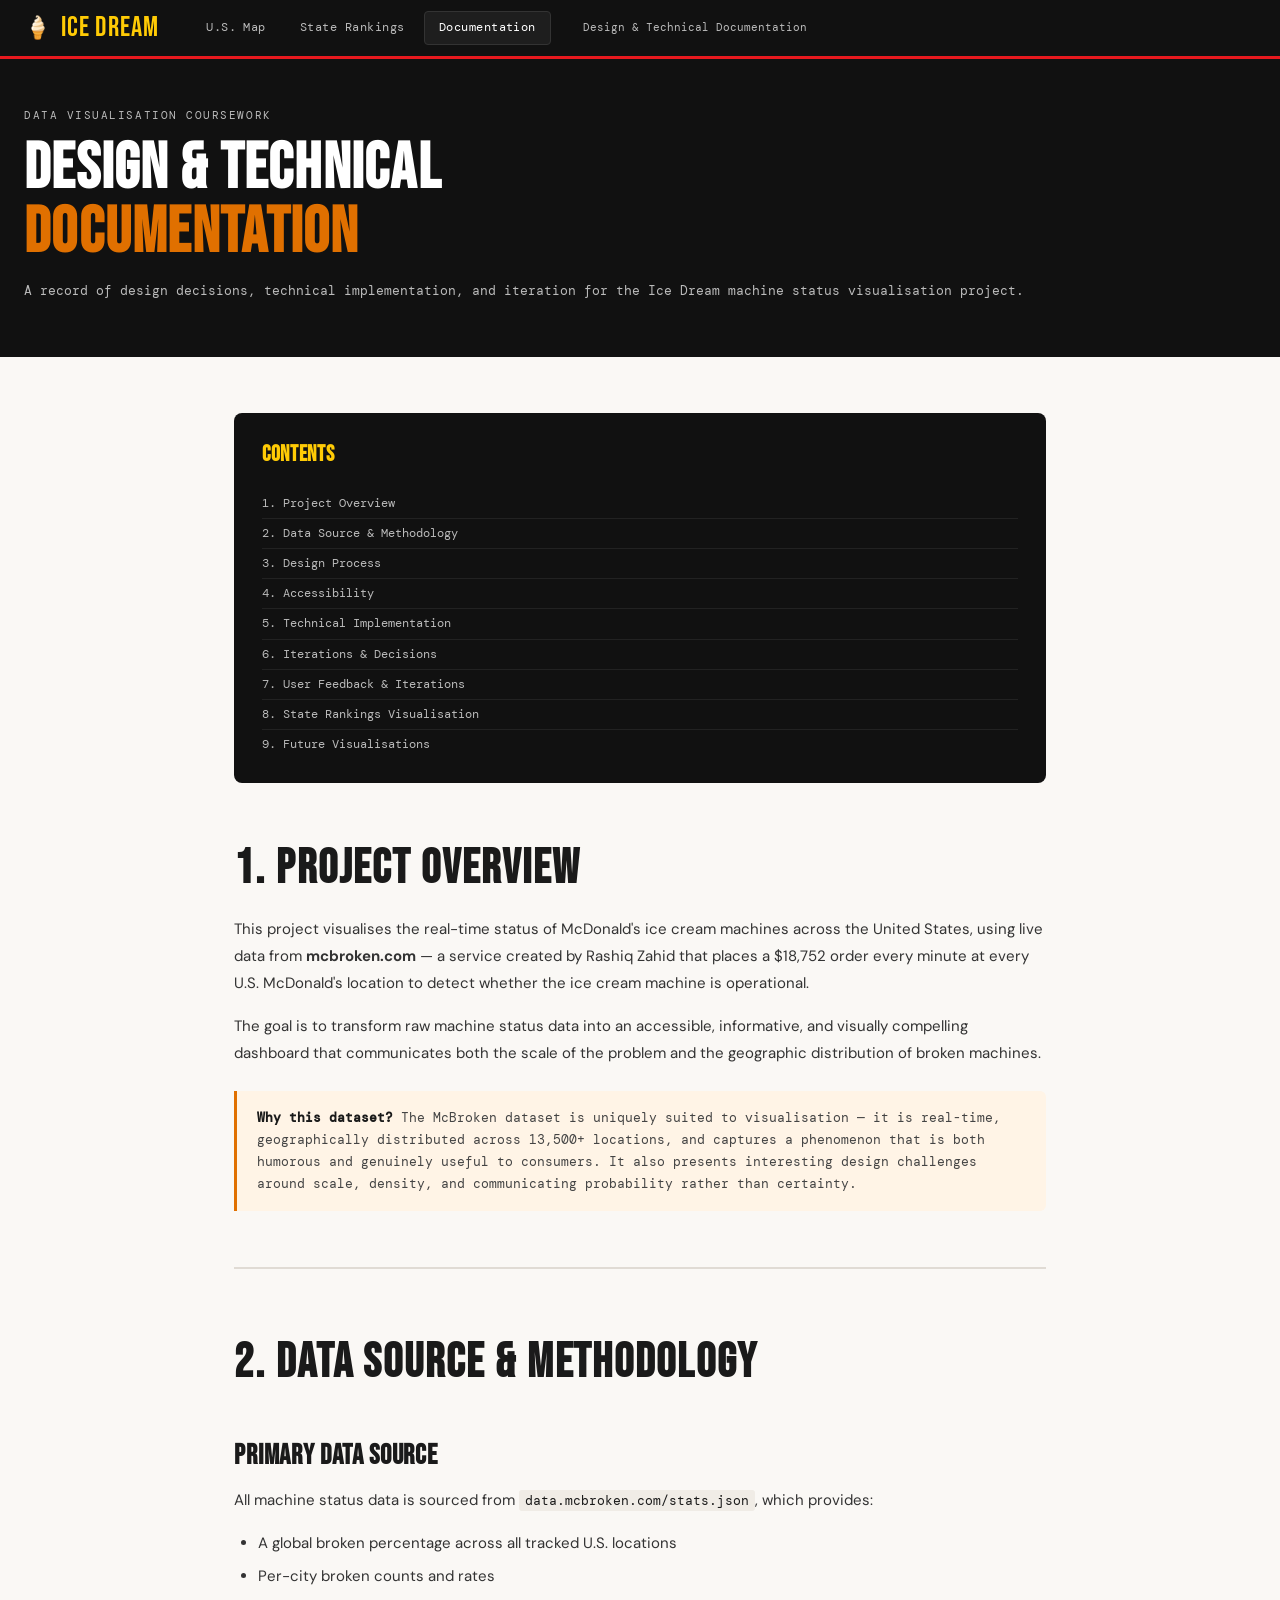
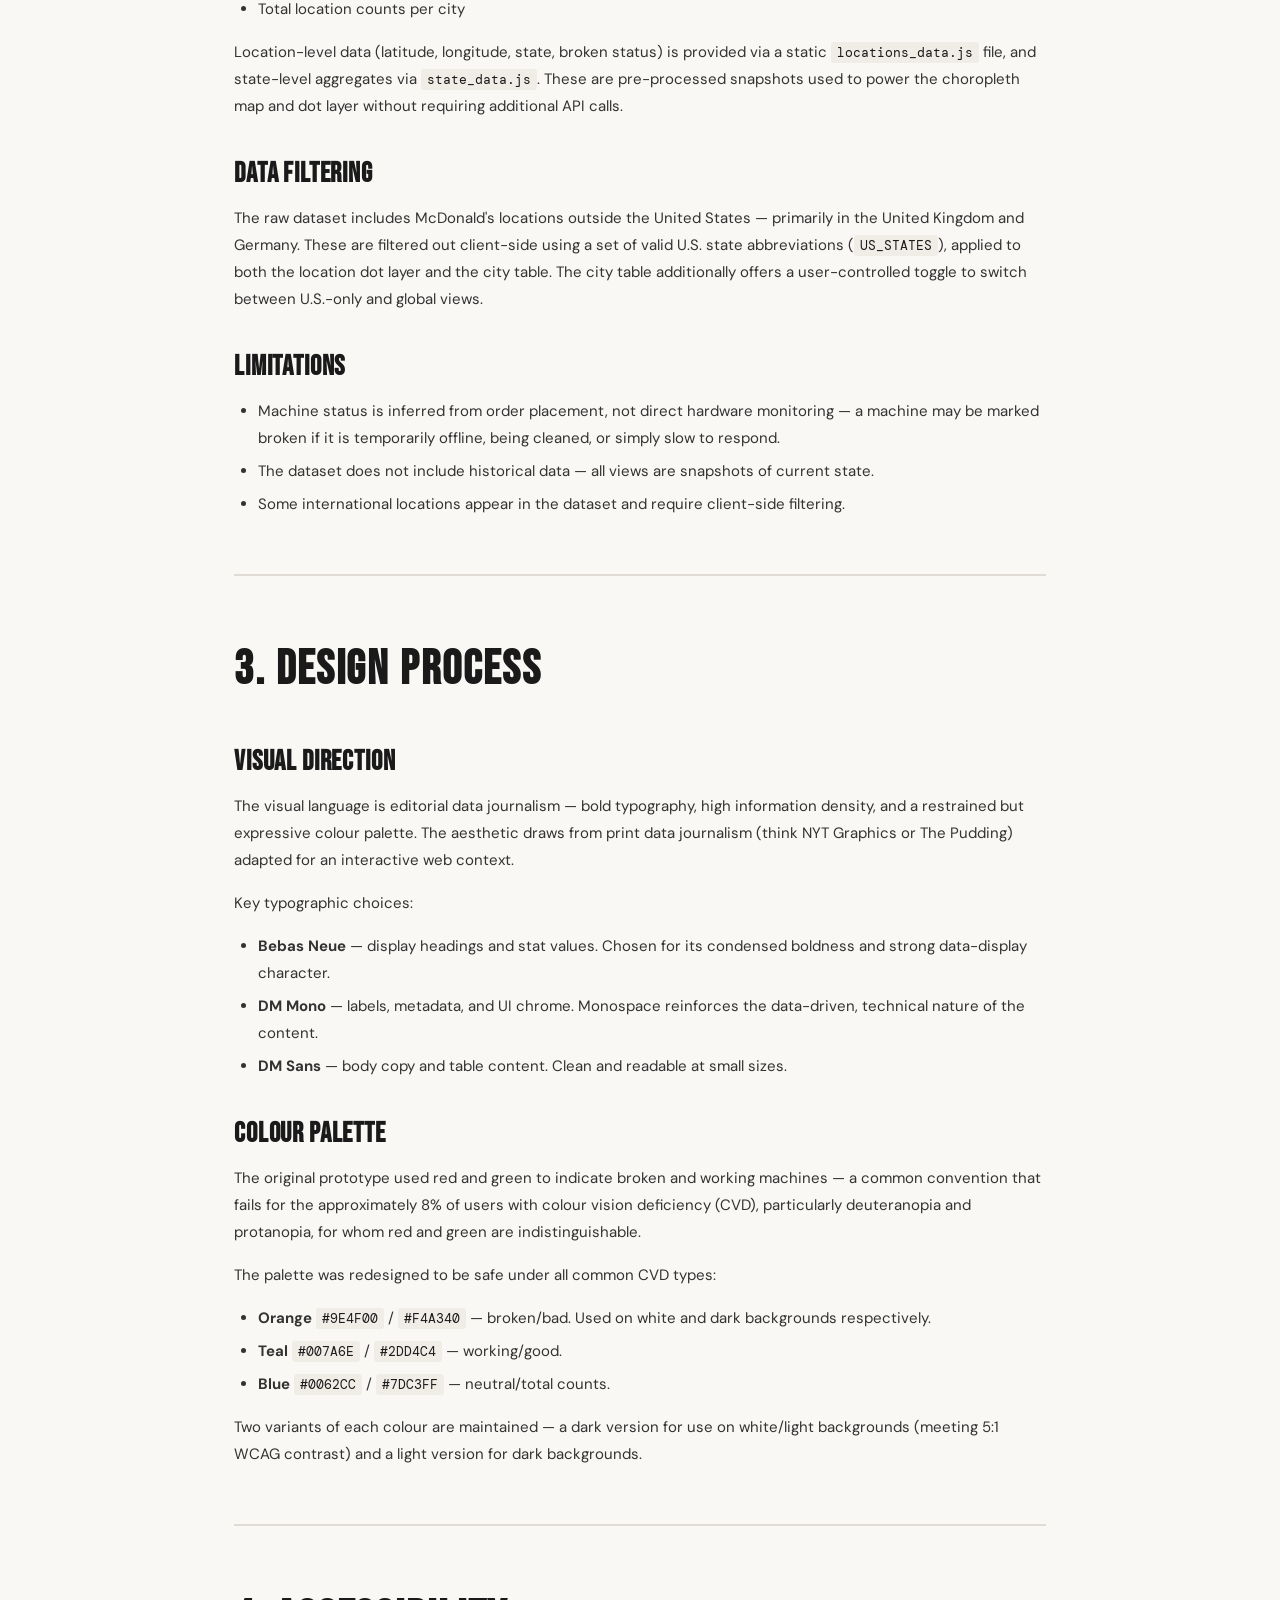
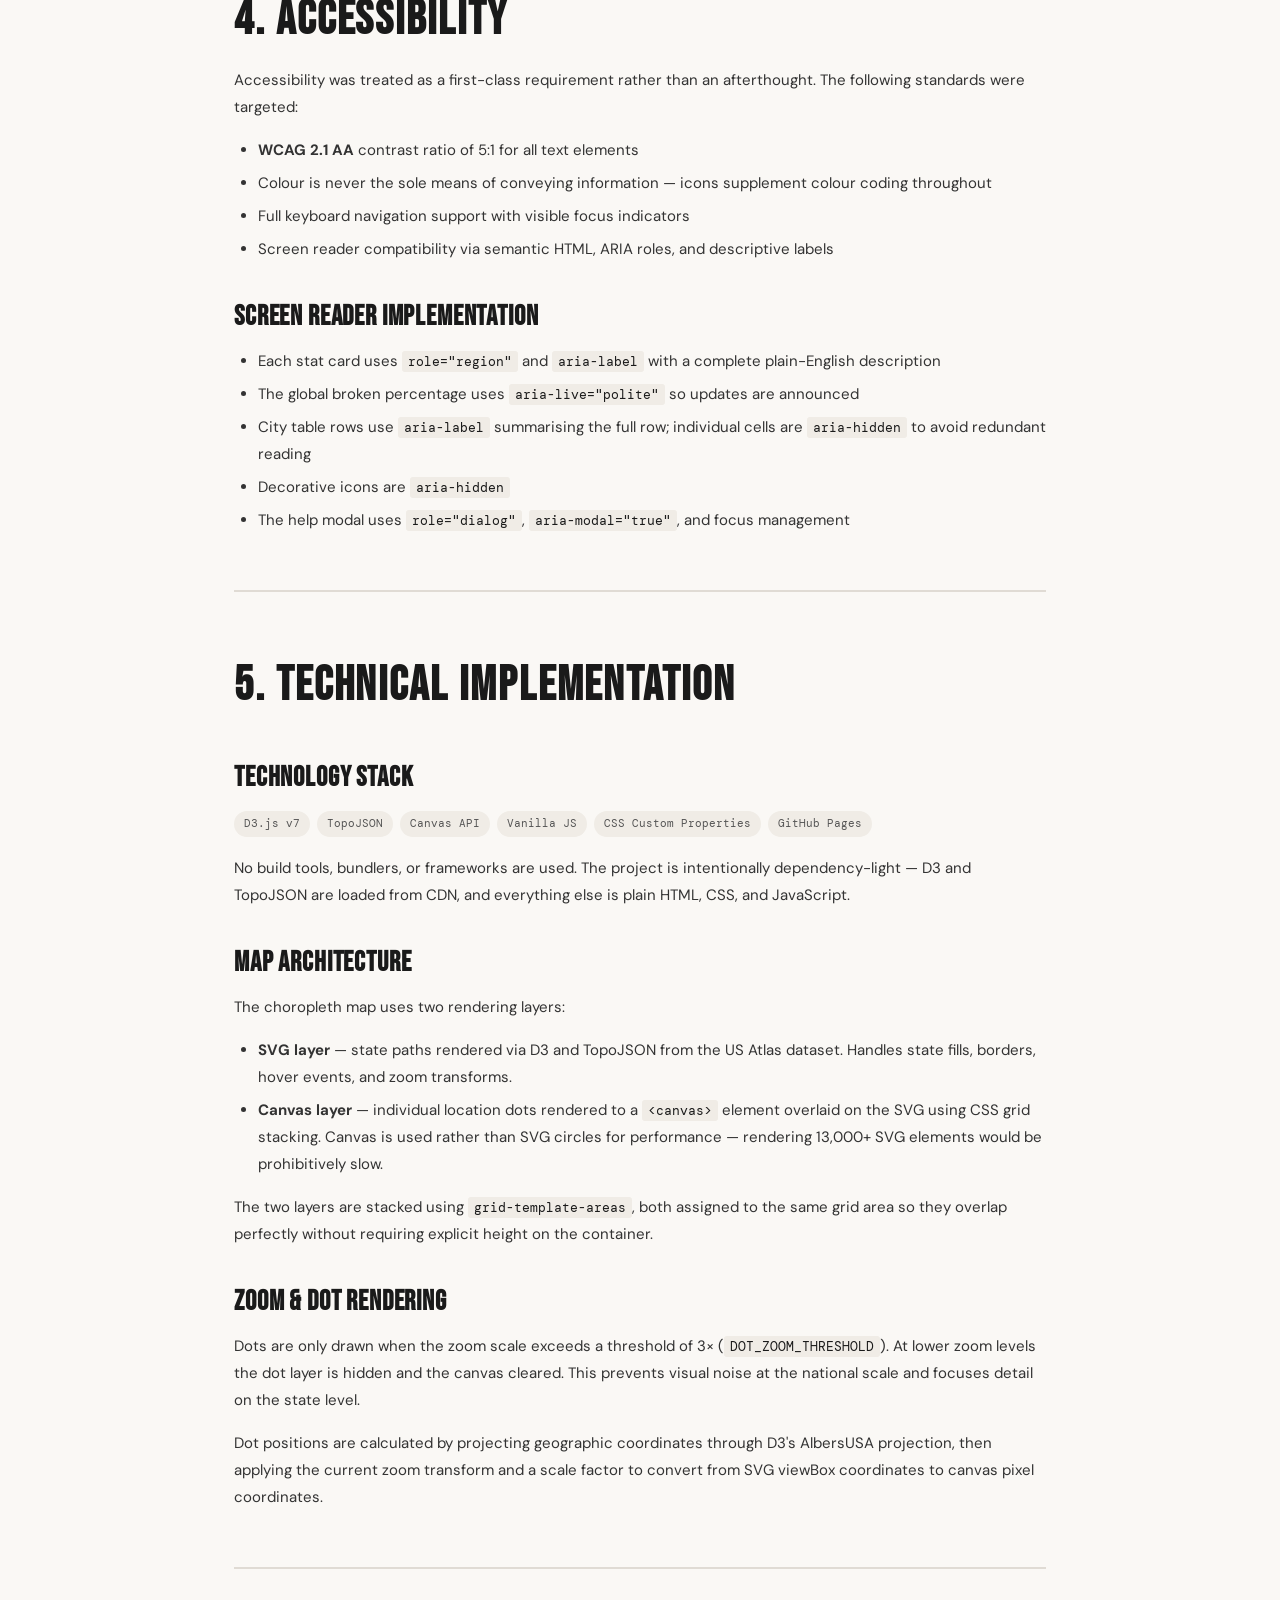
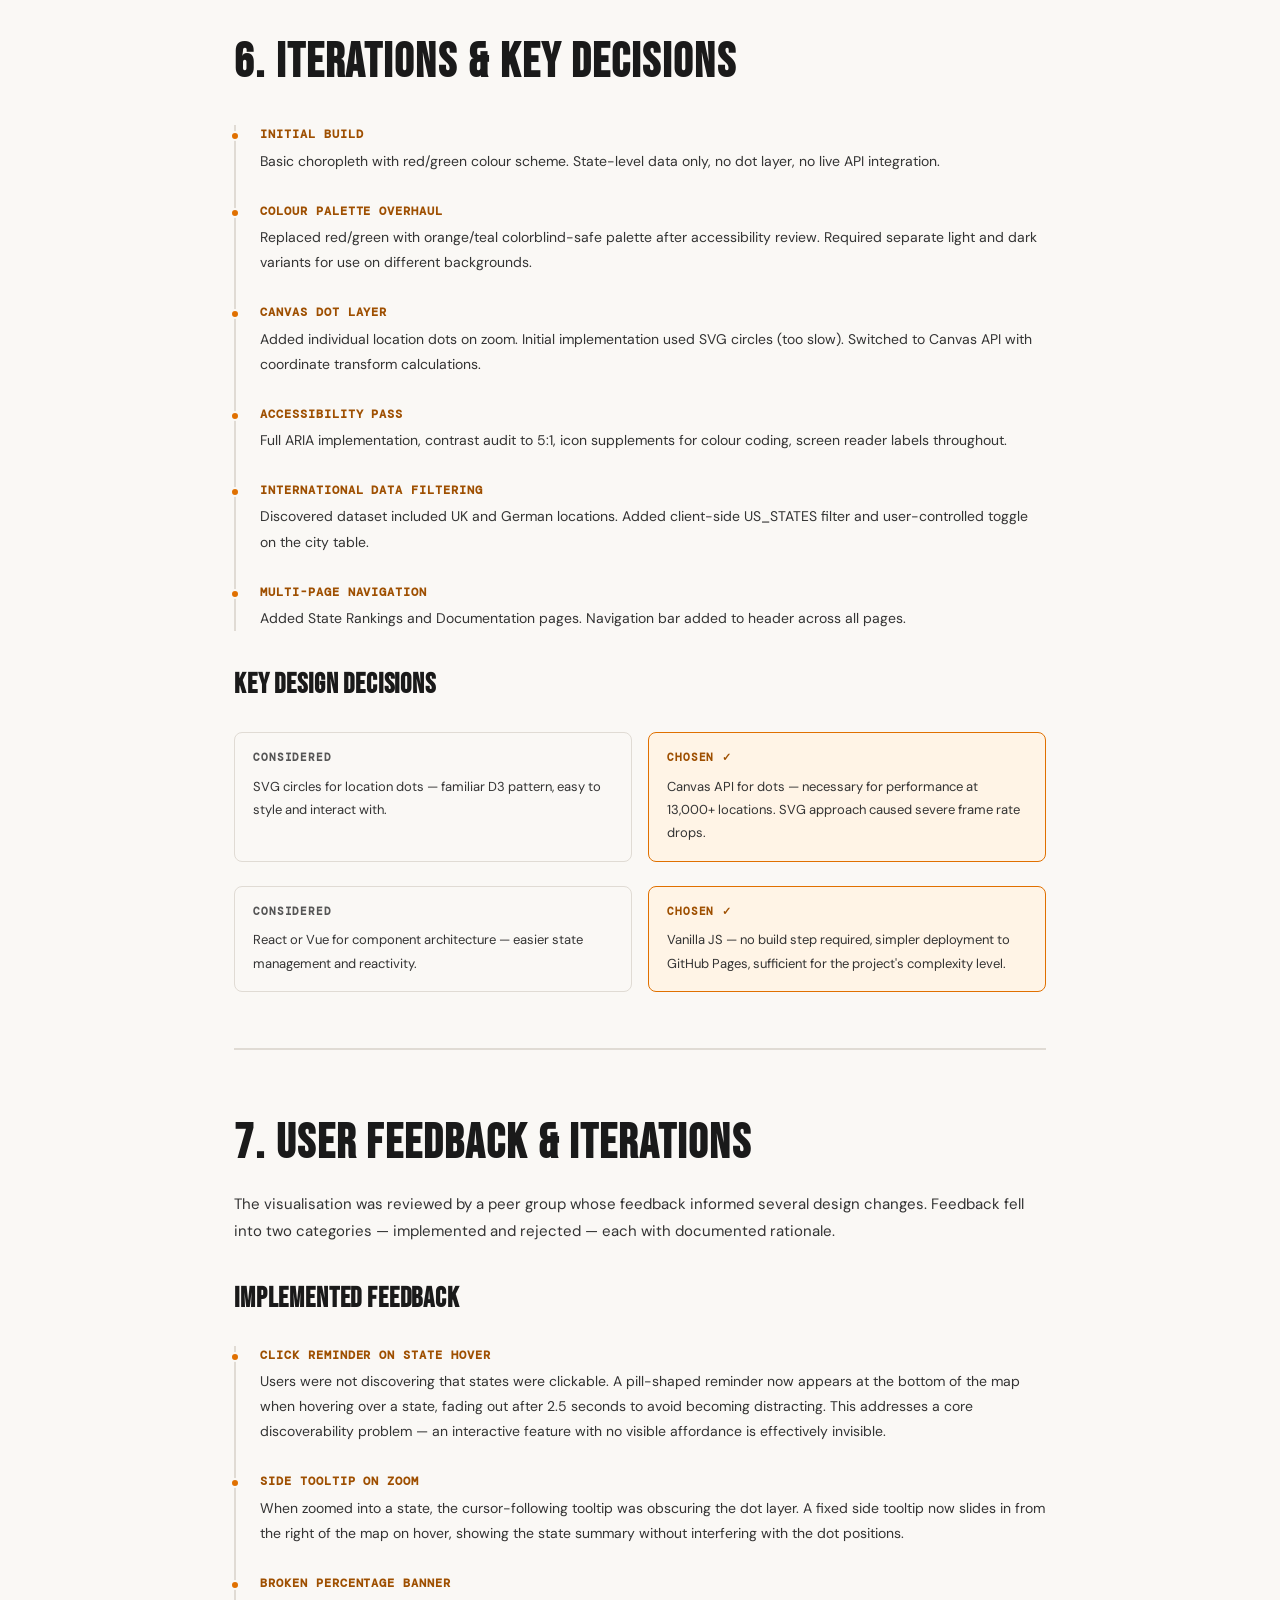
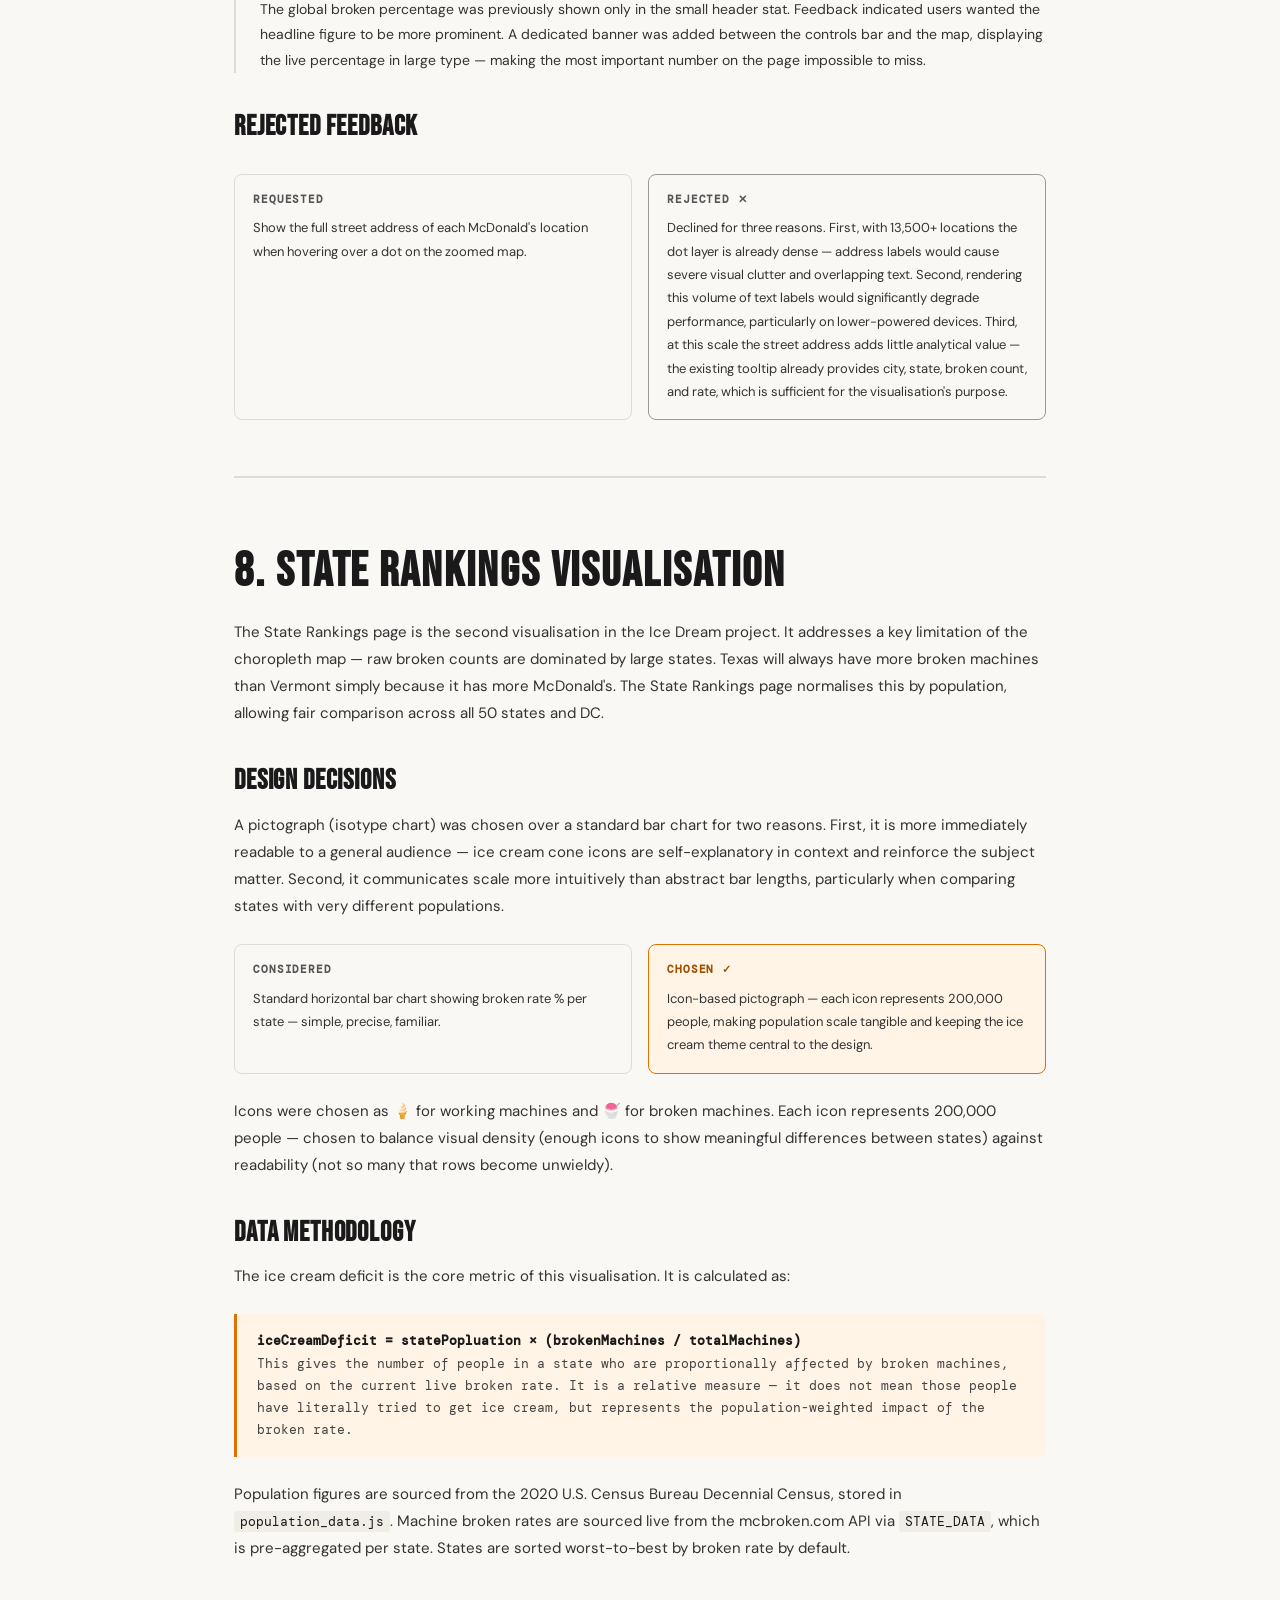
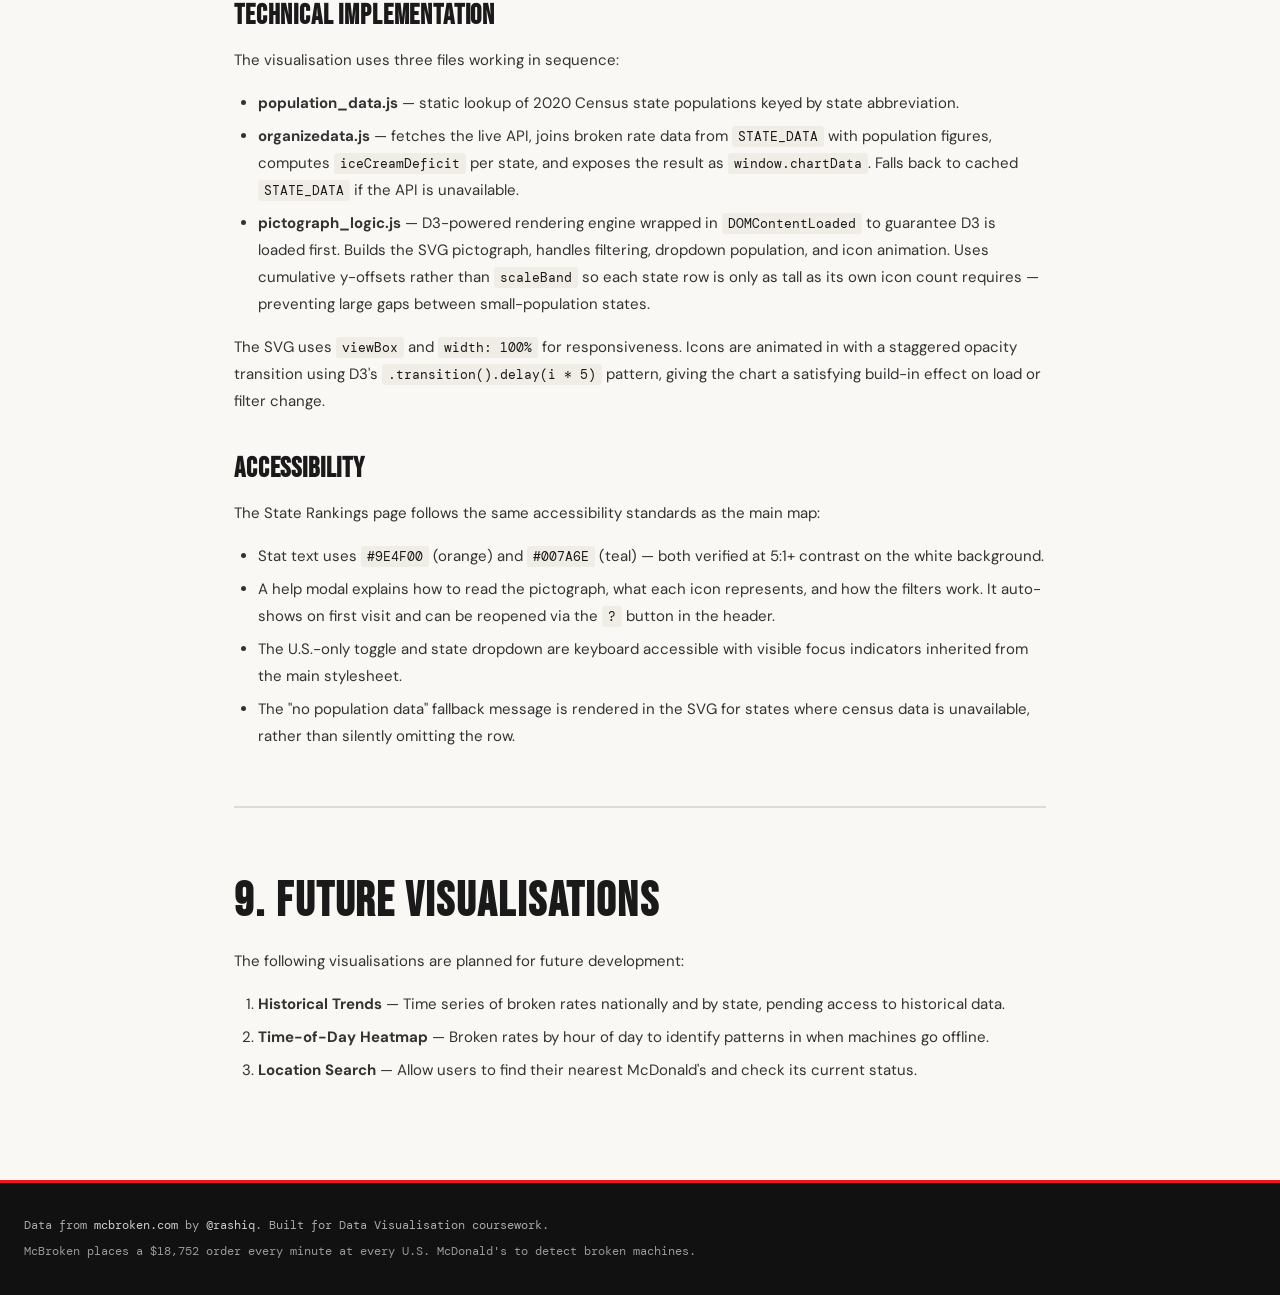
<file: docs.html>
<!DOCTYPE html>
<html lang="en">
<head>
  <meta charset="UTF-8" />
  <meta name="viewport" content="width=device-width, initial-scale=1.0" />
  <title>Ice Dream — Documentation</title>
  <link rel="preconnect" href="https://fonts.googleapis.com">
  <link rel="preconnect" href="https://fonts.gstatic.com" crossorigin>
  <link href="https://fonts.googleapis.com/css2?family=Bebas+Neue&family=DM+Mono:wght@400;500&family=DM+Sans:wght@400;500;700&display=swap" rel="stylesheet">
  <link rel="stylesheet" href="style.css" />
  <style>
    .docs-section {
      max-width: 860px;
      margin: 0 auto;
      padding: 56px 24px 80px;
    }
    .docs-section h2 {
      font-family: var(--font-display);
      font-size: 48px;
      letter-spacing: 0.04em;
      color: var(--ink);
      margin-bottom: 8px;
      margin-top: 56px;
      padding-top: 56px;
      border-top: 2px solid var(--border);
    }
    .docs-section h2:first-of-type {
      margin-top: 0;
      padding-top: 0;
      border-top: none;
    }
    .docs-section h3 {
      font-family: var(--font-display);
      font-size: 28px;
      letter-spacing: 0.03em;
      color: var(--ink);
      margin-top: 32px;
      margin-bottom: 8px;
    }
    .docs-section p {
      font-family: var(--font-body);
      font-size: 15px;
      color: #333;
      line-height: 1.8;
      margin-bottom: 16px;
    }
    .docs-section ul, .docs-section ol {
      padding-left: 24px;
      margin-bottom: 16px;
    }
    .docs-section li {
      font-family: var(--font-body);
      font-size: 15px;
      color: #333;
      line-height: 1.8;
      margin-bottom: 6px;
    }
    .docs-eyebrow {
      font-family: var(--font-mono);
      font-size: 11px;
      text-transform: uppercase;
      letter-spacing: 0.14em;
      color: var(--orange);
      margin-bottom: 4px;
      display: block;
    }
    .docs-callout {
      background: var(--orange-pale);
      border-left: 3px solid var(--orange);
      border-radius: 0 6px 6px 0;
      padding: 16px 20px;
      margin: 24px 0;
      font-family: var(--font-mono);
      font-size: 13px;
      color: #444;
      line-height: 1.7;
    }
    .docs-callout strong { color: var(--ink); }
    .docs-tech-pill {
      display: inline-block;
      font-family: var(--font-mono);
      font-size: 11px;
      padding: 3px 10px;
      border-radius: 20px;
      background: #f0ece6;
      color: var(--mid);
      margin: 2px 3px 2px 0;
    }
    .docs-decision {
      display: grid;
      grid-template-columns: 1fr 1fr;
      gap: 16px;
      margin: 24px 0;
    }
    .docs-decision-card {
      border: 1px solid var(--border);
      border-radius: 8px;
      padding: 16px 18px;
    }
    .docs-decision-card h4 {
      font-family: var(--font-mono);
      font-size: 11px;
      text-transform: uppercase;
      letter-spacing: 0.08em;
      color: var(--mid);
      margin-bottom: 8px;
    }
    .docs-decision-card p {
      font-size: 13px;
      margin-bottom: 0;
    }
    .docs-decision-card.chosen {
      border-color: var(--orange);
      background: var(--orange-pale);
    }
    .docs-decision-card.chosen h4 { color: #9E4F00; }
    .docs-timeline {
      position: relative;
      margin: 24px 0;
      padding-left: 24px;
      border-left: 2px solid var(--border);
    }
    .docs-timeline-item {
      margin-bottom: 28px;
      position: relative;
    }
    .docs-timeline-item::before {
      content: '';
      position: absolute;
      left: -30px;
      top: 6px;
      width: 10px;
      height: 10px;
      border-radius: 50%;
      background: var(--orange);
      border: 2px solid var(--paper);
    }
    .docs-timeline-item h4 {
      font-family: var(--font-mono);
      font-size: 12px;
      color: #9E4F00;
      text-transform: uppercase;
      letter-spacing: 0.08em;
      margin-bottom: 4px;
    }
    .docs-timeline-item p {
      font-size: 14px;
      margin-bottom: 0;
    }
    code {
      font-family: var(--font-mono);
      font-size: 13px;
      background: #f0ece6;
      padding: 2px 6px;
      border-radius: 3px;
      color: var(--ink);
    }
    .docs-toc {
      background: var(--black);
      border-radius: 8px;
      padding: 24px 28px;
      margin-bottom: 48px;
    }
    .docs-toc h3 {
      font-family: var(--font-display);
      font-size: 22px;
      color: var(--yellow);
      margin-top: 0;
      margin-bottom: 16px;
    }
    .docs-toc a {
      display: block;
      font-family: var(--font-mono);
      font-size: 12px;
      color: #bbb;
      text-decoration: none;
      padding: 5px 0;
      border-bottom: 1px solid #222;
      transition: color 0.15s;
    }
    .docs-toc a:hover { color: var(--yellow); text-decoration: none; }
    .docs-toc a:last-child { border-bottom: none; }
    @media (max-width: 600px) {
      .docs-decision { grid-template-columns: 1fr; }
    }
  </style>
</head>
<body>

  <!-- HEADER -->
  <header>
    <div class="header-inner">
      <div class="logo">
        <span class="logo-icon">🍦</span>
        <span class="logo-text">Ice Dream</span>
      </div>
      <nav class="site-nav">
        <a href="index.html" class="nav-link">U.S. Map</a>
        <a href="states.html" class="nav-link">State Rankings</a>
        <a href="docs.html" class="nav-link active">Documentation</a>
      </nav>
      <div class="header-meta">
        <span>Design &amp; Technical Documentation</span>
      </div>
    </div>
  </header>

  <!-- HERO -->
  <section class="hero">
    <div class="hero-inner">
      <div class="hero-eyebrow">Data Visualisation Coursework</div>
      <h1>Design &amp; Technical<br><em>Documentation</em></h1>
      <p class="hero-sub">A record of design decisions, technical implementation, and iteration for the Ice Dream machine status visualisation project.</p>
    </div>
  </section>

  <!-- DOCS CONTENT -->
  <div class="docs-section">

    <!-- TABLE OF CONTENTS -->
    <div class="docs-toc">
      <h3>Contents</h3>
      <a href="#overview">1. Project Overview</a>
      <a href="#data">2. Data Source &amp; Methodology</a>
      <a href="#design">3. Design Process</a>
      <a href="#accessibility">4. Accessibility</a>
      <a href="#technical">5. Technical Implementation</a>
      <a href="#iterations">6. Iterations &amp; Decisions</a>
      <a href="#feedback">7. User Feedback &amp; Iterations</a>
      <a href="#state-rankings">8. State Rankings Visualisation</a>
      <a href="#future">9. Future Visualisations</a>
    </div>

    <!-- 1. OVERVIEW -->
    <h2 id="overview">1. Project Overview</h2>
    <p>This project visualises the real-time status of McDonald's ice cream machines across the United States, using live data from <strong>mcbroken.com</strong> — a service created by Rashiq Zahid that places a $18,752 order every minute at every U.S. McDonald's location to detect whether the ice cream machine is operational.</p>
    <p>The goal is to transform raw machine status data into an accessible, informative, and visually compelling dashboard that communicates both the scale of the problem and the geographic distribution of broken machines.</p>

    <div class="docs-callout">
      <strong>Why this dataset?</strong> The McBroken dataset is uniquely suited to visualisation — it is real-time, geographically distributed across 13,500+ locations, and captures a phenomenon that is both humorous and genuinely useful to consumers. It also presents interesting design challenges around scale, density, and communicating probability rather than certainty.
    </div>

    <!-- 2. DATA -->
    <h2 id="data">2. Data Source &amp; Methodology</h2>
    <h3>Primary Data Source</h3>
    <p>All machine status data is sourced from <code>data.mcbroken.com/stats.json</code>, which provides:</p>
    <ul>
      <li>A global broken percentage across all tracked U.S. locations</li>
      <li>Per-city broken counts and rates</li>
      <li>Total location counts per city</li>
    </ul>
    <p>Location-level data (latitude, longitude, state, broken status) is provided via a static <code>locations_data.js</code> file, and state-level aggregates via <code>state_data.js</code>. These are pre-processed snapshots used to power the choropleth map and dot layer without requiring additional API calls.</p>

    <h3>Data Filtering</h3>
    <p>The raw dataset includes McDonald's locations outside the United States — primarily in the United Kingdom and Germany. These are filtered out client-side using a set of valid U.S. state abbreviations (<code>US_STATES</code>), applied to both the location dot layer and the city table. The city table additionally offers a user-controlled toggle to switch between U.S.-only and global views.</p>

    <h3>Limitations</h3>
    <ul>
      <li>Machine status is inferred from order placement, not direct hardware monitoring — a machine may be marked broken if it is temporarily offline, being cleaned, or simply slow to respond.</li>
      <li>The dataset does not include historical data — all views are snapshots of current state.</li>
      <li>Some international locations appear in the dataset and require client-side filtering.</li>
    </ul>

    <!-- 3. DESIGN -->
    <h2 id="design">3. Design Process</h2>
    <h3>Visual Direction</h3>
    <p>The visual language is editorial data journalism — bold typography, high information density, and a restrained but expressive colour palette. The aesthetic draws from print data journalism (think NYT Graphics or The Pudding) adapted for an interactive web context.</p>
    <p>Key typographic choices:</p>
    <ul>
      <li><strong>Bebas Neue</strong> — display headings and stat values. Chosen for its condensed boldness and strong data-display character.</li>
      <li><strong>DM Mono</strong> — labels, metadata, and UI chrome. Monospace reinforces the data-driven, technical nature of the content.</li>
      <li><strong>DM Sans</strong> — body copy and table content. Clean and readable at small sizes.</li>
    </ul>

    <h3>Colour Palette</h3>
    <p>The original prototype used red and green to indicate broken and working machines — a common convention that fails for the approximately 8% of users with colour vision deficiency (CVD), particularly deuteranopia and protanopia, for whom red and green are indistinguishable.</p>
    <p>The palette was redesigned to be safe under all common CVD types:</p>
    <ul>
      <li><strong>Orange</strong> <code>#9E4F00</code> / <code>#F4A340</code> — broken/bad. Used on white and dark backgrounds respectively.</li>
      <li><strong>Teal</strong> <code>#007A6E</code> / <code>#2DD4C4</code> — working/good.</li>
      <li><strong>Blue</strong> <code>#0062CC</code> / <code>#7DC3FF</code> — neutral/total counts.</li>
    </ul>
    <p>Two variants of each colour are maintained — a dark version for use on white/light backgrounds (meeting 5:1 WCAG contrast) and a light version for dark backgrounds.</p>

    <!-- 4. ACCESSIBILITY -->
    <h2 id="accessibility">4. Accessibility</h2>
    <p>Accessibility was treated as a first-class requirement rather than an afterthought. The following standards were targeted:</p>
    <ul>
      <li><strong>WCAG 2.1 AA</strong> contrast ratio of 5:1 for all text elements</li>
      <li>Colour is never the sole means of conveying information — icons supplement colour coding throughout</li>
      <li>Full keyboard navigation support with visible focus indicators</li>
      <li>Screen reader compatibility via semantic HTML, ARIA roles, and descriptive labels</li>
    </ul>

    <h3>Screen Reader Implementation</h3>
    <ul>
      <li>Each stat card uses <code>role="region"</code> and <code>aria-label</code> with a complete plain-English description</li>
      <li>The global broken percentage uses <code>aria-live="polite"</code> so updates are announced</li>
      <li>City table rows use <code>aria-label</code> summarising the full row; individual cells are <code>aria-hidden</code> to avoid redundant reading</li>
      <li>Decorative icons are <code>aria-hidden</code></li>
      <li>The help modal uses <code>role="dialog"</code>, <code>aria-modal="true"</code>, and focus management</li>
    </ul>

    <!-- 5. TECHNICAL -->
    <h2 id="technical">5. Technical Implementation</h2>
    <h3>Technology Stack</h3>
    <p>
      <span class="docs-tech-pill">D3.js v7</span>
      <span class="docs-tech-pill">TopoJSON</span>
      <span class="docs-tech-pill">Canvas API</span>
      <span class="docs-tech-pill">Vanilla JS</span>
      <span class="docs-tech-pill">CSS Custom Properties</span>
      <span class="docs-tech-pill">GitHub Pages</span>
    </p>
    <p>No build tools, bundlers, or frameworks are used. The project is intentionally dependency-light — D3 and TopoJSON are loaded from CDN, and everything else is plain HTML, CSS, and JavaScript.</p>

    <h3>Map Architecture</h3>
    <p>The choropleth map uses two rendering layers:</p>
    <ul>
      <li><strong>SVG layer</strong> — state paths rendered via D3 and TopoJSON from the US Atlas dataset. Handles state fills, borders, hover events, and zoom transforms.</li>
      <li><strong>Canvas layer</strong> — individual location dots rendered to a <code>&lt;canvas&gt;</code> element overlaid on the SVG using CSS grid stacking. Canvas is used rather than SVG circles for performance — rendering 13,000+ SVG elements would be prohibitively slow.</li>
    </ul>
    <p>The two layers are stacked using <code>grid-template-areas</code>, both assigned to the same grid area so they overlap perfectly without requiring explicit height on the container.</p>

    <h3>Zoom &amp; Dot Rendering</h3>
    <p>Dots are only drawn when the zoom scale exceeds a threshold of 3× (<code>DOT_ZOOM_THRESHOLD</code>). At lower zoom levels the dot layer is hidden and the canvas cleared. This prevents visual noise at the national scale and focuses detail on the state level.</p>
    <p>Dot positions are calculated by projecting geographic coordinates through D3's AlbersUSA projection, then applying the current zoom transform and a scale factor to convert from SVG viewBox coordinates to canvas pixel coordinates.</p>

    <!-- 6. ITERATIONS -->
    <h2 id="iterations">6. Iterations &amp; Key Decisions</h2>

    <div class="docs-timeline">
      <div class="docs-timeline-item">
        <h4>Initial Build</h4>
        <p>Basic choropleth with red/green colour scheme. State-level data only, no dot layer, no live API integration.</p>
      </div>
      <div class="docs-timeline-item">
        <h4>Colour Palette Overhaul</h4>
        <p>Replaced red/green with orange/teal colorblind-safe palette after accessibility review. Required separate light and dark variants for use on different backgrounds.</p>
      </div>
      <div class="docs-timeline-item">
        <h4>Canvas Dot Layer</h4>
        <p>Added individual location dots on zoom. Initial implementation used SVG circles (too slow). Switched to Canvas API with coordinate transform calculations.</p>
      </div>
      <div class="docs-timeline-item">
        <h4>Accessibility Pass</h4>
        <p>Full ARIA implementation, contrast audit to 5:1, icon supplements for colour coding, screen reader labels throughout.</p>
      </div>
      <div class="docs-timeline-item">
        <h4>International Data Filtering</h4>
        <p>Discovered dataset included UK and German locations. Added client-side US_STATES filter and user-controlled toggle on the city table.</p>
      </div>
      <div class="docs-timeline-item">
        <h4>Multi-page Navigation</h4>
        <p>Added State Rankings and Documentation pages. Navigation bar added to header across all pages.</p>
      </div>
    </div>

    <h3>Key Design Decisions</h3>

    <div class="docs-decision">
      <div class="docs-decision-card">
        <h4>Considered</h4>
        <p>SVG circles for location dots — familiar D3 pattern, easy to style and interact with.</p>
      </div>
      <div class="docs-decision-card chosen">
        <h4>Chosen ✓</h4>
        <p>Canvas API for dots — necessary for performance at 13,000+ locations. SVG approach caused severe frame rate drops.</p>
      </div>
    </div>

    <div class="docs-decision">
      <div class="docs-decision-card">
        <h4>Considered</h4>
        <p>React or Vue for component architecture — easier state management and reactivity.</p>
      </div>
      <div class="docs-decision-card chosen">
        <h4>Chosen ✓</h4>
        <p>Vanilla JS — no build step required, simpler deployment to GitHub Pages, sufficient for the project's complexity level.</p>
      </div>
    </div>

    <!-- 7. USER FEEDBACK -->
    <h2 id="feedback">7. User Feedback &amp; Iterations</h2>
    <p>The visualisation was reviewed by a peer group whose feedback informed several design changes. Feedback fell into two categories — implemented and rejected — each with documented rationale.</p>

    <h3>Implemented Feedback</h3>

    <div class="docs-timeline">
      <div class="docs-timeline-item">
        <h4>Click Reminder on State Hover</h4>
        <p>Users were not discovering that states were clickable. A pill-shaped reminder now appears at the bottom of the map when hovering over a state, fading out after 2.5 seconds to avoid becoming distracting. This addresses a core discoverability problem — an interactive feature with no visible affordance is effectively invisible.</p>
      </div>
      <div class="docs-timeline-item">
        <h4>Side Tooltip on Zoom</h4>
        <p>When zoomed into a state, the cursor-following tooltip was obscuring the dot layer. A fixed side tooltip now slides in from the right of the map on hover, showing the state summary without interfering with the dot positions.</p>
      </div>
      <div class="docs-timeline-item">
        <h4>Broken Percentage Banner</h4>
        <p>The global broken percentage was previously shown only in the small header stat. Feedback indicated users wanted the headline figure to be more prominent. A dedicated banner was added between the controls bar and the map, displaying the live percentage in large type — making the most important number on the page impossible to miss.</p>
      </div>
    </div>

    <h3>Rejected Feedback</h3>

    <div class="docs-decision">
      <div class="docs-decision-card">
        <h4>Requested</h4>
        <p>Show the full street address of each McDonald's location when hovering over a dot on the zoomed map.</p>
      </div>
      <div class="docs-decision-card" style="border-color: #999;">
        <h4>Rejected ✕</h4>
        <p>Declined for three reasons. First, with 13,500+ locations the dot layer is already dense — address labels would cause severe visual clutter and overlapping text. Second, rendering this volume of text labels would significantly degrade performance, particularly on lower-powered devices. Third, at this scale the street address adds little analytical value — the existing tooltip already provides city, state, broken count, and rate, which is sufficient for the visualisation's purpose.</p>
      </div>
    </div>

    <!-- 8. STATE RANKINGS -->
    <h2 id="state-rankings">8. State Rankings Visualisation</h2>
    <p>The State Rankings page is the second visualisation in the Ice Dream project. It addresses a key limitation of the choropleth map — raw broken counts are dominated by large states. Texas will always have more broken machines than Vermont simply because it has more McDonald's. The State Rankings page normalises this by population, allowing fair comparison across all 50 states and DC.</p>

    <h3>Design Decisions</h3>
    <p>A pictograph (isotype chart) was chosen over a standard bar chart for two reasons. First, it is more immediately readable to a general audience — ice cream cone icons are self-explanatory in context and reinforce the subject matter. Second, it communicates scale more intuitively than abstract bar lengths, particularly when comparing states with very different populations.</p>

    <div class="docs-decision">
      <div class="docs-decision-card">
        <h4>Considered</h4>
        <p>Standard horizontal bar chart showing broken rate % per state — simple, precise, familiar.</p>
      </div>
      <div class="docs-decision-card chosen">
        <h4>Chosen ✓</h4>
        <p>Icon-based pictograph — each icon represents 200,000 people, making population scale tangible and keeping the ice cream theme central to the design.</p>
      </div>
    </div>

    <p>Icons were chosen as 🍦 for working machines and 🍧 for broken machines. Each icon represents 200,000 people — chosen to balance visual density (enough icons to show meaningful differences between states) against readability (not so many that rows become unwieldy).</p>

    <h3>Data Methodology</h3>
    <p>The ice cream deficit is the core metric of this visualisation. It is calculated as:</p>
    <div class="docs-callout">
      <strong>iceCreamDeficit = statePopluation × (brokenMachines / totalMachines)</strong><br>
      This gives the number of people in a state who are proportionally affected by broken machines, based on the current live broken rate. It is a relative measure — it does not mean those people have literally tried to get ice cream, but represents the population-weighted impact of the broken rate.
    </div>
    <p>Population figures are sourced from the 2020 U.S. Census Bureau Decennial Census, stored in <code>population_data.js</code>. Machine broken rates are sourced live from the mcbroken.com API via <code>STATE_DATA</code>, which is pre-aggregated per state. States are sorted worst-to-best by broken rate by default.</p>

    <h3>Technical Implementation</h3>
    <p>The visualisation uses three files working in sequence:</p>
    <ul>
      <li><strong>population_data.js</strong> — static lookup of 2020 Census state populations keyed by state abbreviation.</li>
      <li><strong>organizedata.js</strong> — fetches the live API, joins broken rate data from <code>STATE_DATA</code> with population figures, computes <code>iceCreamDeficit</code> per state, and exposes the result as <code>window.chartData</code>. Falls back to cached <code>STATE_DATA</code> if the API is unavailable.</li>
      <li><strong>pictograph_logic.js</strong> — D3-powered rendering engine wrapped in <code>DOMContentLoaded</code> to guarantee D3 is loaded first. Builds the SVG pictograph, handles filtering, dropdown population, and icon animation. Uses cumulative y-offsets rather than <code>scaleBand</code> so each state row is only as tall as its own icon count requires — preventing large gaps between small-population states.</li>
    </ul>
    <p>The SVG uses <code>viewBox</code> and <code>width: 100%</code> for responsiveness. Icons are animated in with a staggered opacity transition using D3's <code>.transition().delay(i * 5)</code> pattern, giving the chart a satisfying build-in effect on load or filter change.</p>

    <h3>Accessibility</h3>
    <p>The State Rankings page follows the same accessibility standards as the main map:</p>
    <ul>
      <li>Stat text uses <code>#9E4F00</code> (orange) and <code>#007A6E</code> (teal) — both verified at 5:1+ contrast on the white background.</li>
      <li>A help modal explains how to read the pictograph, what each icon represents, and how the filters work. It auto-shows on first visit and can be reopened via the <code>?</code> button in the header.</li>
      <li>The U.S.-only toggle and state dropdown are keyboard accessible with visible focus indicators inherited from the main stylesheet.</li>
      <li>The "no population data" fallback message is rendered in the SVG for states where census data is unavailable, rather than silently omitting the row.</li>
    </ul>

    <!-- 9. FUTURE -->
    <h2 id="future">9. Future Visualisations</h2>
    <p>The following visualisations are planned for future development:</p>
    <ol>
      <li><strong>Historical Trends</strong> — Time series of broken rates nationally and by state, pending access to historical data.</li>
      <li><strong>Time-of-Day Heatmap</strong> — Broken rates by hour of day to identify patterns in when machines go offline.</li>
      <li><strong>Location Search</strong> — Allow users to find their nearest McDonald's and check its current status.</li>
    </ol>

  </div>

  <!-- FOOTER -->
  <footer>
    <div class="footer-inner">
      <p>Data from <a href="https://mcbroken.com" target="_blank">mcbroken.com</a> by <a href="https://twitter.com/rashiq" target="_blank">@rashiq</a>. Built for Data Visualisation coursework.</p>
      <p class="footer-note">McBroken places a $18,752 order every minute at every U.S. McDonald's to detect broken machines.</p>
    </div>
  </footer>

</body>
</html>
</file>
<file: style.css>
/* ============================================================
   McBroken — Visualization Site
   Colorblind-safe palette: orange (broken), teal (working), blue (neutral)
   ============================================================ */

@import url('https://fonts.googleapis.com/css2?family=Bebas+Neue&family=DM+Mono:wght@400;500&family=DM+Sans:wght@400;500;600&display=swap');

:root {
  --red:        #e8191e;
  --red-dark:   #9e0b0f;
  --yellow:     #ffcb05;
  --black:      #111111;
  --ink:        #1a1a1a;
  --mid:        #555;
  --muted:      #999;
  --border:     #e0dbd4;
  --paper:      #faf8f5;
  --white:      #ffffff;

  --orange:        #E07000;
  --orange-pale:   #fff4e6;
  --teal:          #00A693;
  --teal-pale:     #e6f7f5;
  --blue:          #4A9EFF;

  --broken-color:  var(--orange);
  --working-color: var(--teal);

  --font-display: 'Bebas Neue', sans-serif;
  --font-mono:    'DM Mono', monospace;
  --font-body:    'DM Sans', sans-serif;

  --shadow:       0 2px 16px rgba(0,0,0,0.08);
  --shadow-heavy: 0 8px 40px rgba(0,0,0,0.16);
}

*, *::before, *::after { box-sizing: border-box; margin: 0; padding: 0; }
html { scroll-behavior: smooth; }
body {
  background: var(--paper);
  color: var(--ink);
  font-family: var(--font-body);
  font-size: 15px;
  line-height: 1.6;
}
a { color: var(--red); text-decoration: none; }
a:hover { text-decoration: underline; }

/* ── HEADER ──────────────────────────────────── */
header {
  background: var(--black);
  color: var(--white);
  position: sticky;
  top: 0;
  z-index: 100;
  border-bottom: 3px solid var(--red);
}
.header-inner {
  max-width: 1400px;
  margin: 0 auto;
  padding: 0 24px;
  height: 56px;
  display: flex;
  align-items: center;
  gap: 32px;
}
.logo { display: flex; align-items: center; gap: 10px; }
.logo-icon { font-size: 22px; }
.logo-text {
  font-family: var(--font-display);
  font-size: 28px;
  letter-spacing: 0.04em;
  color: var(--yellow);
}
.header-stat {
  margin-left: auto;
  display: flex;
  flex-direction: column;
  align-items: flex-end;
  line-height: 1.2;
}
.stat-label {
  font-family: var(--font-mono);
  font-size: 10px;
  text-transform: uppercase;
  letter-spacing: 0.1em;
  color: #bbb;
}
.stat-value {
  font-family: var(--font-display);
  font-size: 24px;
  color: var(--orange);
  letter-spacing: 0.04em;
}
.header-meta {
  font-family: var(--font-mono);
  font-size: 11px;
  color: #bbb;
}

/* ── HERO ────────────────────────────────────── */
.hero {
  background: var(--black);
  padding: 48px 24px 56px;
}
.hero-inner { max-width: 1400px; margin: 0 auto; }
.hero-eyebrow {
  font-family: var(--font-mono);
  font-size: 11px;
  text-transform: uppercase;
  letter-spacing: 0.14em;
  color: #bbb;
  margin-bottom: 12px;
}
.hero h1 {
  font-family: var(--font-display);
  font-size: clamp(36px, 5vw, 72px);
  line-height: 1.0;
  color: var(--white);
  letter-spacing: 0.02em;
  margin-bottom: 16px;
}
.hero h1 em {
  color: var(--orange);
  font-style: normal;
}
.hero-sub {
  font-family: var(--font-mono);
  font-size: 13px;
  color: #bbb;
}
.hero-sub a { color: var(--yellow); }

/* ── CONTROLS BAR ────────────────────────────── */
.controls-bar {
  background: var(--white);
  border-bottom: 1px solid var(--border);
  position: sticky;
  top: 56px;
  z-index: 90;
}
.controls-inner {
  max-width: 1400px;
  margin: 0 auto;
  padding: 12px 24px;
  display: flex;
  align-items: center;
  gap: 24px;
  flex-wrap: wrap;
}
.toggle-group {
  display: flex;
  background: #f0ece6;
  border-radius: 6px;
  padding: 3px;
  gap: 2px;
}
.toggle-btn {
  font-family: var(--font-mono);
  font-size: 12px;
  letter-spacing: 0.04em;
  padding: 6px 16px;
  border: none;
  background: transparent;
  border-radius: 4px;
  cursor: pointer;
  color: var(--mid);
  transition: all 0.15s;
}
.toggle-btn.active {
  background: var(--black);
  color: var(--white);
}
.toggle-btn:hover:not(.active) { background: #e0dbd4; }
.zoom-hint {
  font-family: var(--font-mono);
  font-size: 11px;
  color: var(--mid);
  display: flex;
  align-items: center;
  gap: 6px;
}

/* ── MAP SECTION ─────────────────────────────── */
.map-section {
  max-width: 1400px;
  margin: 0 auto;
  padding: 32px 24px;
  display: grid;
  grid-template-columns: 1fr 200px;
  gap: 24px;
  align-items: start;
}
.map-wrapper {
  display: grid;
  grid-template-areas: "map";
  position: relative;
  background: #e8f4fc;
  border-radius: 8px;
  overflow: hidden;
  border: 1px solid var(--border);
  box-shadow: var(--shadow);
}
#choropleth {
  grid-area: map;
  display: block;
  width: 100%;
  height: auto;
  cursor: pointer;
}
#dot-canvas {
  grid-area: map;
  width: 100%;
  height: 100%;
  pointer-events: none;
  opacity: 0;
  transition: opacity 0.3s;
}
#dot-canvas.visible { opacity: 1; }
.map-wrapper > .zoomed-label,
.map-wrapper > .tooltip {
  position: absolute;
}
.zoomed-label {
  position: absolute;
  top: 14px;
  left: 14px;
  display: flex;
  align-items: center;
  gap: 12px;
  background: rgba(17,17,17,0.85);
  color: var(--white);
  padding: 8px 14px;
  border-radius: 6px;
  font-family: var(--font-mono);
  font-size: 12px;
  backdrop-filter: blur(4px);
}
.zoomed-label.hidden { display: none; }
.back-btn {
  font-family: var(--font-mono);
  font-size: 12px;
  background: var(--red);
  color: var(--white);
  border: none;
  padding: 4px 10px;
  border-radius: 4px;
  cursor: pointer;
  transition: background 0.15s;
}
.back-btn:hover { background: var(--red-dark); }
.tooltip {
  position: absolute;
  background: var(--black);
  color: var(--white);
  padding: 10px 14px;
  border-radius: 6px;
  pointer-events: none;
  font-family: var(--font-mono);
  font-size: 12px;
  line-height: 1.6;
  box-shadow: var(--shadow-heavy);
  max-width: 220px;
  z-index: 50;
  transition: opacity 0.1s;
  border-left: 3px solid var(--orange);
}
.tooltip.hidden { opacity: 0; }
.tooltip strong {
  display: block;
  font-size: 13px;
  color: var(--yellow);
  margin-bottom: 4px;
}
.tooltip .tt-broken  { color: var(--orange); }
.tooltip .tt-working { color: var(--teal); }

/* ── LEGEND ──────────────────────────────────── */
.legend-panel {
  background: var(--white);
  border: 1px solid var(--border);
  border-radius: 8px;
  padding: 20px;
  box-shadow: var(--shadow);
}
.legend-title {
  font-family: var(--font-mono);
  font-size: 11px;
  text-transform: uppercase;
  letter-spacing: 0.08em;
  color: var(--mid);
  margin-bottom: 12px;
}
.legend-scale {
  position: relative;
  height: 120px;
  display: flex;
  gap: 8px;
  margin-bottom: 16px;
}
.legend-gradient {
  width: 24px;
  height: 120px;
  border-radius: 3px;
  flex-shrink: 0;
}
.legend-labels {
  position: relative;
  display: flex;
  flex-direction: column;
  justify-content: space-between;
  height: 120px;
  font-family: var(--font-mono);
  font-size: 11px;
  color: var(--mid);
}
.legend-dots-key { margin-top: 16px; border-top: 1px solid var(--border); padding-top: 14px; }
.dot-key {
  display: flex;
  align-items: center;
  gap: 8px;
  font-family: var(--font-mono);
  font-size: 11px;
  color: var(--mid);
  margin-bottom: 6px;
}
.dot-sample {
  display: inline-block;
  width: 10px;
  height: 10px;
  border-radius: 50%;
  flex-shrink: 0;
}
.dot-sample.working { background: var(--teal); }
.dot-sample.broken  { background: var(--orange); }

/* ── STATS STRIP ─────────────────────────────── */
.stats-strip {
  background: var(--black);
  border-top: 1px solid #222;
  border-bottom: 1px solid #222;
}
.stats-inner {
  max-width: 1400px;
  margin: 0 auto;
  padding: 0 24px;
  display: grid;
  grid-template-columns: repeat(5, 1fr);
}
.stat-card {
  padding: 28px 20px;
  border-right: 1px solid #2a2a2a;
  text-align: center;
}
.stat-card:last-child { border-right: none; }
.stat-card .sc-label {
  font-family: var(--font-mono);
  font-size: 10px;
  text-transform: uppercase;
  letter-spacing: 0.12em;
  color: #aaa;
  margin-bottom: 6px;
}
.stat-card .sc-value {
  font-family: var(--font-display);
  font-size: 36px;
  color: var(--white);
  letter-spacing: 0.04em;
  line-height: 1;
}
.stat-card .sc-sub {
  font-family: var(--font-mono);
  font-size: 11px;
  color: #aaa;
  margin-top: 4px;
}
.sc-value.blue   { color: var(--blue); }
.sc-value.orange { color: var(--orange); }
.sc-value.teal   { color: var(--teal); }
.sc-value.red    { color: var(--orange); }
.sc-value.green  { color: var(--teal); }
.sc-icon {
  display: inline-block;
  font-size: 0.55em;
  vertical-align: middle;
  margin-right: 5px;
  opacity: 0.75;
  line-height: 1;
  position: relative;
  top: -2px;
}
.stat-card:focus-within {
  outline: 2px solid var(--blue);
  outline-offset: 2px;
}

/* ── CITY TABLE ──────────────────────────────── */
.city-section {
  max-width: 1400px;
  margin: 0 auto;
  padding: 48px 24px 64px;
}
.city-section h2 {
  font-family: var(--font-display);
  font-size: 36px;
  letter-spacing: 0.04em;
  margin-bottom: 24px;
  color: var(--ink);
}
.city-table {
  width: 100%;
  border-collapse: collapse;
  font-family: var(--font-mono);
  font-size: 13px;
}
.city-table th {
  text-align: left;
  padding: 10px 16px;
  border-bottom: 2px solid var(--black);
  font-size: 10px;
  text-transform: uppercase;
  letter-spacing: 0.1em;
  color: var(--mid);
}
.city-table td {
  padding: 12px 16px;
  border-bottom: 1px solid var(--border);
  vertical-align: middle;
}
.city-table tr:hover td { background: var(--orange-pale); }
.city-table .rank { color: #666; font-size: 11px; }
.city-table .city-name { font-weight: 500; color: var(--ink); font-family: var(--font-body); }
.rate-bar-cell { min-width: 180px; }
.rate-bar-wrap { display: flex; align-items: center; gap: 10px; }
.rate-bar-bg {
  flex: 1;
  height: 6px;
  background: #ece8e2;
  border-radius: 3px;
  overflow: hidden;
}
.rate-bar-fill {
  height: 100%;
  background: 9E4F00;
  border-radius: 3px;
  transition: width 0.4s;
}
.rate-pct {
  font-weight: 500;
  color: #9E4F00;
  min-width: 36px;
  text-align: right;
}

/* ── FOOTER ──────────────────────────────────── */
footer {
  background: var(--black);
  border-top: 3px solid var(--red);
  padding: 32px 24px;
}
.footer-inner {
  max-width: 1400px;
  margin: 0 auto;
  font-family: var(--font-mono);
  font-size: 12px;
  color: #aaa;
  line-height: 1.8;
}
.footer-inner a { color: #ccc; }
.footer-note { color: #999; margin-top: 4px; }

/* ── STATE PATHS ─────────────────────────────── */
.state-path {
  stroke: var(--white);
  stroke-width: 0.5;
  cursor: pointer;
  transition: opacity 0.15s;
}
.state-path:hover { opacity: 0.8; stroke-width: 1.5; }
.state-path.selected { stroke: var(--yellow); stroke-width: 2; }

/* ── UTILITY ─────────────────────────────────── */
.hidden { display: none !important; }

/* ── RESPONSIVE ──────────────────────────────── */
@media (max-width: 900px) {
  .map-section { grid-template-columns: 1fr; }
  .legend-panel { display: flex; flex-wrap: wrap; gap: 16px; align-items: center; }
  .legend-gradient { height: 24px; width: 160px; }
  .legend-labels { flex-direction: row; height: auto; }
  .stats-inner { grid-template-columns: repeat(3, 1fr); }
  .stat-card:nth-child(3) { border-right: none; }
}
@media (max-width: 600px) {
  .stats-inner { grid-template-columns: 1fr 1fr; }
  .header-meta { display: none; }
}

/* ── HELP BUTTON ─────────────────────────────── */
.help-btn {
  width: 28px;
  height: 28px;
  border-radius: 50%;
  border: 2px solid #444;
  background: transparent;
  color: #ccc;
  font-family: var(--font-mono);
  font-size: 14px;
  font-weight: 700;
  cursor: pointer;
  display: flex;
  align-items: center;
  justify-content: center;
  transition: all 0.15s;
  flex-shrink: 0;
}
.help-btn:hover {
  border-color: var(--yellow);
  color: var(--yellow);
}
.help-btn:focus-visible {
  outline: 2px solid var(--yellow);
  outline-offset: 2px;
}

/* ── HELP BACKDROP ───────────────────────────── */
.help-backdrop {
  position: fixed;
  inset: 0;
  background: rgba(0,0,0,0.7);
  z-index: 200;
  backdrop-filter: blur(2px);
}

/* ── HELP MODAL ──────────────────────────────── */
.help-modal {
  position: fixed;
  top: 50%;
  left: 50%;
  transform: translate(-50%, -50%);
  z-index: 201;
  width: min(640px, 92vw);
  max-height: 85vh;
  display: flex;
  flex-direction: column;
  background: var(--paper);
  border-radius: 12px;
  box-shadow: var(--shadow-heavy);
  overflow: hidden;
}

.help-header {
  display: flex;
  align-items: center;
  justify-content: space-between;
  padding: 20px 24px;
  background: var(--black);
  border-bottom: 3px solid var(--red);
  flex-shrink: 0;
}
.help-title-group {
  display: flex;
  align-items: center;
  gap: 10px;
}
.help-logo { font-size: 22px; }
.help-header h2 {
  font-family: var(--font-display);
  font-size: 28px;
  letter-spacing: 0.04em;
  color: var(--yellow);
  line-height: 1;
}
.help-close {
  width: 32px;
  height: 32px;
  border-radius: 50%;
  border: 1px solid #444;
  background: transparent;
  color: #ccc;
  font-size: 14px;
  cursor: pointer;
  display: flex;
  align-items: center;
  justify-content: center;
  transition: all 0.15s;
}
.help-close:hover { border-color: var(--white); color: var(--white); }
.help-close:focus-visible { outline: 2px solid var(--yellow); outline-offset: 2px; }

.help-body {
  padding: 24px;
  overflow-y: auto;
  flex: 1;
}

.help-section {
  display: flex;
  gap: 16px;
  align-items: flex-start;
}
.help-section-icon {
  font-size: 24px;
  flex-shrink: 0;
  margin-top: 2px;
}
.help-section-content h3 {
  font-family: var(--font-display);
  font-size: 22px;
  letter-spacing: 0.03em;
  color: var(--ink);
  margin-bottom: 6px;
}
.help-section-content p {
  font-family: var(--font-body);
  font-size: 14px;
  color: #444;
  line-height: 1.6;
  margin-bottom: 10px;
}
.help-list {
  list-style: none;
  padding: 0;
  display: flex;
  flex-direction: column;
  gap: 7px;
}
.help-list li {
  font-family: var(--font-mono);
  font-size: 12px;
  color: #444;
  line-height: 1.5;
  padding-left: 12px;
  border-left: 2px solid var(--border);
}
.help-list li strong { color: var(--ink); }
.help-list.muted li { color: #666; }

.help-divider {
  height: 1px;
  background: var(--border);
  margin: 20px 0;
}

.coming-soon .help-section-content h3 { color: var(--mid); }
.help-badge {
  display: inline-block;
  font-family: var(--font-mono);
  font-size: 10px;
  letter-spacing: 0.08em;
  text-transform: uppercase;
  background: #f0ece6;
  color: var(--mid);
  padding: 2px 8px;
  border-radius: 20px;
  vertical-align: middle;
  margin-left: 6px;
  position: relative;
  top: -2px;
}

.help-footer {
  padding: 16px 24px;
  border-top: 1px solid var(--border);
  display: flex;
  align-items: center;
  justify-content: space-between;
  flex-shrink: 0;
  background: var(--white);
  gap: 16px;
}
.help-data-note {
  font-family: var(--font-mono);
  font-size: 11px;
  color: #888;
}
.help-data-note a { color: var(--mid); }
.help-dismiss {
  font-family: var(--font-mono);
  font-size: 12px;
  letter-spacing: 0.04em;
  padding: 8px 20px;
  background: var(--black);
  color: var(--white);
  border: none;
  border-radius: 6px;
  cursor: pointer;
  white-space: nowrap;
  transition: background 0.15s;
}
.help-dismiss:hover { background: #333; }
.help-dismiss:focus-visible { outline: 2px solid var(--yellow); outline-offset: 2px; }

/* ── SITE NAV ─────────────────────────────────── */
.site-nav {
  display: flex;
  align-items: center;
  gap: 4px;
}
.nav-link {
  font-family: var(--font-mono);
  font-size: 12px;
  letter-spacing: 0.04em;
  padding: 6px 14px;
  border-radius: 4px;
  color: #bbb;
  text-decoration: none;
  transition: all 0.15s;
  border: 1px solid transparent;
}
.nav-link:hover {
  color: var(--white);
  text-decoration: none;
  border-color: #333;
}
.nav-link.active {
  color: var(--white);
  background: #1e1e1e;
  border-color: #333;
}

.city-toggle {
  margin-bottom: 16px;
}
.city-toggle-label {
  display: flex;
  align-items: center;
  gap: 8px;
  font-family: var(--font-mono);
  font-size: 12px;
  color: var(--mid);
  cursor: pointer;
  user-select: none;
}
.city-toggle-label input {
  accent-color: var(--orange);
  width: 14px;
  height: 14px;
  cursor: pointer;
}

/* ── BROKEN % BANNER ─────────────────────────── */
.broken-banner {
  background: var(--black);
  border-bottom: 1px solid #222;
}
.broken-banner-inner {
  max-width: 1400px;
  margin: 0 auto;
  padding: 14px 24px;
  display: flex;
  align-items: center;
  justify-content: center;
  gap: 12px;
  flex-wrap: wrap;
}
.broken-banner-label {
  font-family: var(--font-mono);
  font-size: 12px;
  text-transform: uppercase;
  letter-spacing: 0.1em;
  color: #888;
}
.broken-banner-pct {
  font-family: var(--font-display);
  font-size: 40px;
  color: #F4A340;
  letter-spacing: 0.04em;
  line-height: 1;
}

/* ── STATE HOVER REMINDER ────────────────────── */
.state-hover-reminder {
  position: absolute;
  bottom: 14px;
  left: 50%;
  transform: translateX(-50%);
  background: rgba(17,17,17,0.82);
  color: var(--white);
  font-family: var(--font-mono);
  font-size: 12px;
  padding: 8px 18px;
  border-radius: 20px;
  pointer-events: none;
  white-space: nowrap;
  backdrop-filter: blur(4px);
  border: 1px solid #333;
  opacity: 0;
  transition: opacity 0.25s;
  letter-spacing: 0.03em;
}
.state-hover-reminder.visible {
  opacity: 1;
}

/* ── SIDE TOOLTIP (zoomed state) ─────────────── */
.side-tooltip {
  position: absolute;
  top: 14px;
  right: 14px;
  background: var(--black);
  color: var(--white);
  padding: 14px 16px;
  border-radius: 8px;
  font-family: var(--font-mono);
  font-size: 12px;
  line-height: 1.7;
  box-shadow: var(--shadow-heavy);
  width: 200px;
  z-index: 50;
  border-left: 3px solid var(--orange);
  opacity: 0;
  transform: translateX(8px);
  transition: opacity 0.2s, transform 0.2s;
  pointer-events: none;
}
.side-tooltip.visible {
  opacity: 1;
  transform: translateX(0);
}
.side-tooltip strong {
  display: block;
  font-size: 13px;
  color: var(--yellow);
  margin-bottom: 6px;
}
.side-tooltip .tt-broken  { color: #F4A340; }
.side-tooltip .tt-working { color: #2DD4C4; }
</file>
